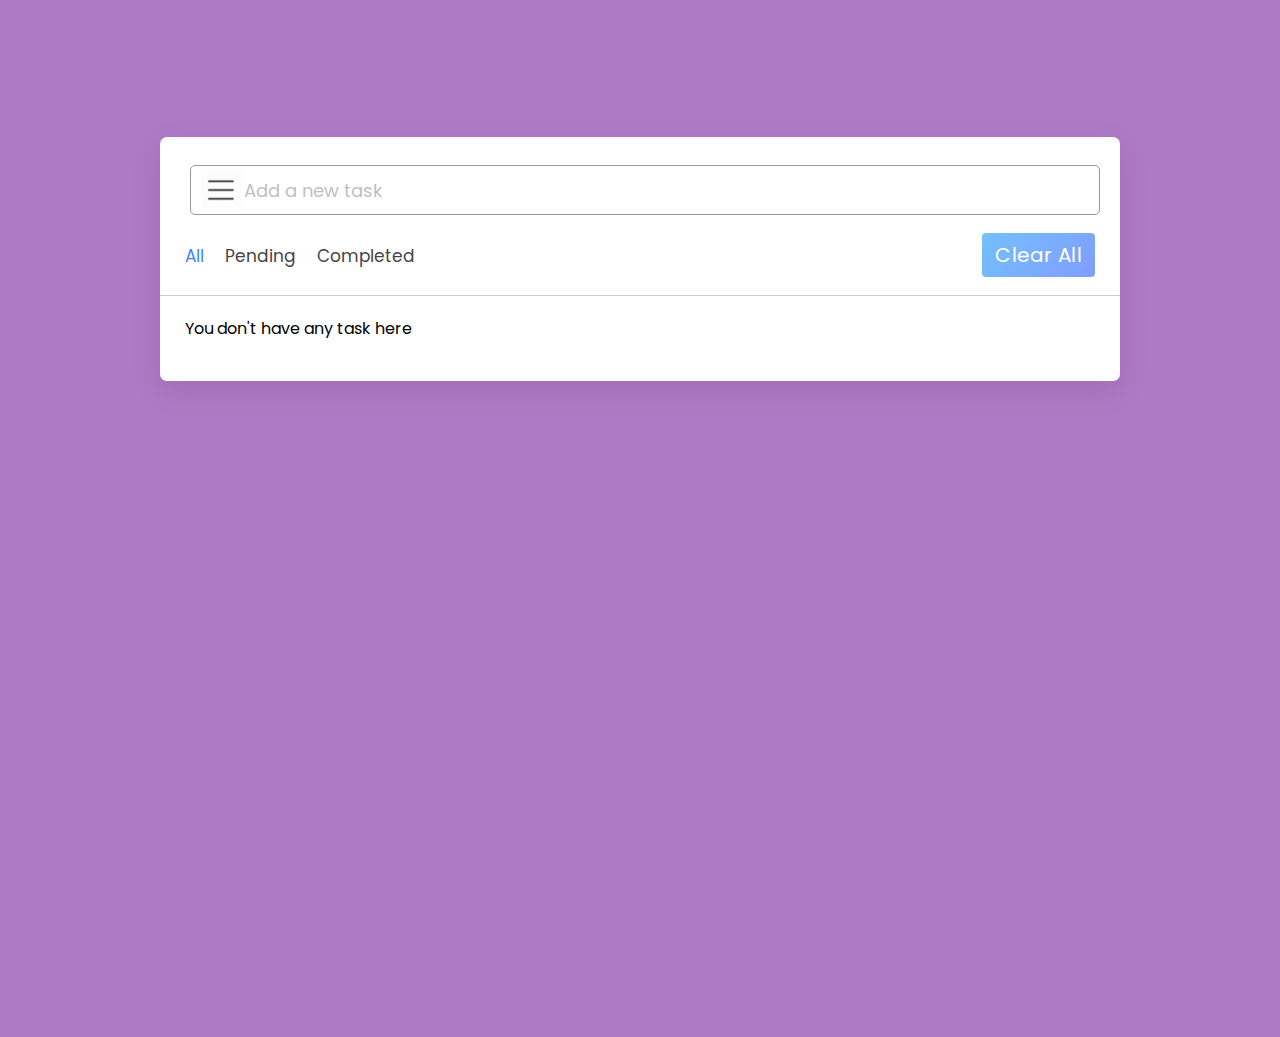
<file: Task 3/Todo app.html>
<!DOCTYPE html>
<html>
	<head>
	
		<meta charset = "utf-8"> 
		<meta name = "viewport" content = "width=device-width, initial-scale=1.0">
		
		<!-- Iconscout Link For Icons -->
		<link rel = "stylesheet" href = "https://unicons.iconscout.com/release/v4.0.0/css/line.css" />
		
		<title>Todo App</title>
		<link rel = "icon" href = "./Todo.png" />
		<link rel = "stylesheet" href = "./Todo_style.css" />
	</head>
	
	<body>
		<div class = "wrapper">
			<div class = "task-input">
				<img src = "./menu1.png" alt = "icon">
				<input type = "text" placeholder = "Add a new task">
			</div>
			<div class = "controls">
				<div class = "filters">
					<span class = "active" id = "all">All</span>
					<span id = "pending">Pending</span>
					<span id = "completed">Completed</span>
				</div>
				<button class = "clear-btn">Clear All</button>
			</div>
			<ul class = "task-box"></ul>
		</div>
		
		<script src = "./Todo_script.js"></script>
	</body>
</html>
</file>
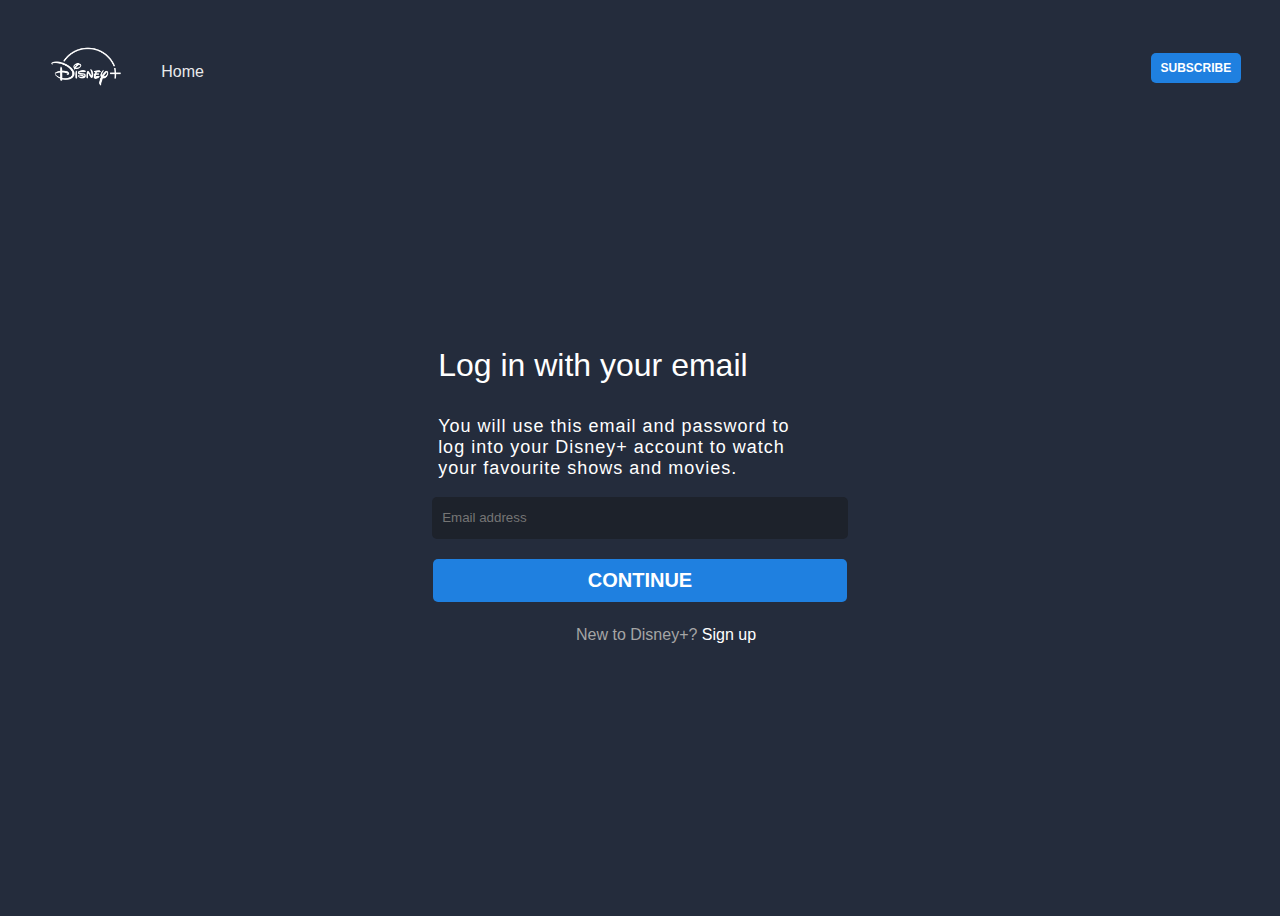
<file: Task 4/Hotstar-Clone/login.html>
<!DOCTYPE html>
<html lang = "en">
    <head>
        <meta charset="UTF-8" />
        <meta http-equiv="X-UA-Compatible" content="IE=edge" />
        <meta name="viewport" content="width=device-width, initial-scale=1.0" />
        <title>Disney+ Hotstar Clone</title>
        <link rel="stylesheet" href="login.css" />
        <script src="https://ajax.googleapis.com/ajax/libs/jquery/3.6.3/jquery.min.js"></script>
    </head>
    <body>
        <!-- navbar -->
        <nav class="navbar">
            <img src="images/logo.png" class="brand-logo" alt="" />
            <ul class="nav-links">
                <li class="nav-items" id = "home"><a href="#">Home</a></li>
            </ul>
            <div class="right-container">
                <button class="sub-btn">subscribe</button>
            </div>
        </nav>
        <div class = "login-section">
            <form class = "login-form">
                <p class = "login-heading"> Log in with your email </p>
                <p class = "login-text"> You will use this email and password to log into your Disney+ account 
                    to watch your favourite shows and movies.
                </p>
                <input type = "text" placeholder = "Email address" name = "email" class = "email-input">
                <button class = "cont-btn"> continue </button>
            </form>
            <div class="new-section">
                <p class = "new-text">New to Disney+? <a href = "#" id = "signup"> Sign up</a></p>
            </div>        
        </div>
        <script src = "login.js" async></script>
    </body>
</html>
</file>
<file: Task 3/Todo_style.css>
@import url('https://fonts.googleapis.com/css2?family=Poppins:wght@400;500;600;700&display=swap');

*{
	margin: 0;
	padding: 0;
	box-sizing: border-box;
	font-family: 'Poppins', sans-serif;
}

body{
	width: 100%;
	height: 100vh;
	overflow: hidden;
	background-color: rgb(175, 122, 197);
}

.selection{
	color: #fff;
	background: #3C87FF;
}

.wrapper{
	width: 75%;
	padding: 28px 0 30px;
	margin: 137px auto;
	background: #fff;
	border-radius: 7px;
	box-shadow: 0 10px 30px rgba(0,0,0,0.1);
}

.task-input{
	height: 50px;
	padding: 0 25px;
	position: relative;
}

.task-input img{
	top: 25px;
	height: 40px;
	position: absolute;
	transform: translate(17px, -50%);
}

.task-input input{
	height: 100%;
	width: 100%;
	outline: none;
	font-size: 18px;
	border-radius: 5px;
	padding: 0 20px 0 53px;
	border: 1px solid #999;
	margin-left: 5px;
}

.task-input input:focus,
.task-input input.active{
	padding-left: 52px;
	border: 2px solid #3C87FF;
}

.task-input input::placeholder{
	color: #bfbfbf;
}

.controls, li{
	display: flex;
	align-items: center;
	justify-content: space-between;
	
}

.controls{
	padding: 18px 25px;
	border-bottom: 1px solid #ccc;
	font-size: 20px;
}

.filters span{
	margin: 0 8px;
	font-size: 17px;
	color: #444444;
	cursor: pointer;
}

.filters span:first-child{
	margin-left: 0;
}

.filters span.active{
	color: #3C87FF;
}

.controls .clear-btn{
	border: none;
	opacity: 0.6;
	outline: none;
	color: #fff;
	cursor: pointer;
	font-size: 20px;
	padding: 7px 13px;
	border-radius: 4px;
	letter-spacing: 0.3px;
	pointer-events: none;
	transition: transform 0.25s ease;
	background: linear-gradient(135deg, #1798fb 0%, #2D5CFE 100%);
}

.clear-btn.active{
	opacity: 0.9;
	pointer-events: auto;
}

.clear-btn:active{
	transform: scale(0.93);
}

.task-box{
	margin-top: 20px;
	margin-right: 5px;
	padding: 0 20px 10px 25px;
}

.task-box.overflow{
	overflow-y: auto;
	max-height: 300px;
}

.task-box::-webkit-scrollbar{
	width: 5px;
}

.task-box::-webkit-scrollbar-track{
	background: #f1f1f1;
	border-radius: 25px;
}

.task-box::-webkit-scrollbar-thumb{
	background: #e6e6e6;
	border-radius: 25px;
}

.task-box .task{
	list-style: none;
	font-size: 17px;
	margin-bottom: 18px;
	padding-bottom: 16px;
	align-items: flex-start;
	border-bottom: 1px solid #ccc;
}

.task-box .task:last-child{
	margin-bottom: 0;
	border-bottom: 0;
	padding-bottom: 0;
}

.task-box .task label{
	display: flex;
	align-items: flex-start;
}

.task label input{
	margin-top: 7px;
	accent-color: #3C87FF;
}

.task label p{
	user-select: none;
	margin-left: 12px;
	word-wrap: break-word;
}

.task label p.checked{
	text-decoration: line-through;
}

.task-box .settings{
	position: relative;
}

.settings :where(i, li){
	cursor: pointer;
}

.settings .task-menu{
	z-index: 10;
	right: -5px;
	bottom: -65px;
	padding: 5px 0;
	background: #fff;
	position: absolute;
	border-radius: 4px;
	transform: scale(0);
	transform-origin: top right;
	box-shadow: 0 0 6px rgba(0,0,0,0.15);
	transition: transform 0.2s ease;
}

.task-box .task:last-child .task-menu{
	bottom: 0;
	transform-origin: bottom right;
}

.task-box .task:first-child .task-menu{
	bottom: -65px;
	transform-origin: top right;
}

.task-menu.show{
	transform: scale(1);
}

.task-menu li{
	height: 25px;
	font-size: 16px;
	margin-bottom: 2px;
	padding: 17px 15px;
	cursor: pointer;
	justify-content: flex-start;
}

.task-menu li:last-child{
	margin-bottom: 0;
}

.settings li:hover{
	background: #f5f5f5;
}

.settings li i{
	padding-right: 8px;
}

@media only screen and (max-width: 400px) {
	body{
		padding: 0 10px;
	}
	.wrapper {
		padding: 20px 0;
	}
	.filters span{
		margin: 0 5px;
	}
	.task-input{
		padding: 0 20px;
	}
	.controls{
		padding: 18px 20px;
	}
	.task-box{
		margin-top: 20px;
		margin-right: 5px;
		padding: 0 15px 10px 20px;
	}
	.task label input{
		margin-top: 4px;
	}
}
</file>
<file: Task 4/Hotstar-Clone/login.css>
body {
    background: #242c3c;
    font-family: roboto, sans-serif;
}
.navbar {
    width: 100%;
    height: 15%;
    position: fixed;
    top: 0;
    left: 0;
    padding: 0 4%;
    background: #242c3c;
    display: flex;
    align-items: center;
}

.brand-logo {
    height: 70px;
}

.nav-links {
    margin-top: 2%;
    display: flex;
    list-style: none;
}

.nav-items a {
    text-decoration: none;
    margin-left: px;
    text-transform: capitalize;
    color: #fff;
    opacity: 0.9;
}

.right-container {
    display: block;
    margin-right: 20px;
    margin-left: auto;

}

.sub-btn {
    background: #1f80e0;
    height: 30px;
    padding: 0 10px;
    color: #fff;
    border-radius: 5px;
    border: none;
    outline: none;
    text-transform: uppercase;
    font-weight: 700;
    font-size: 12px;
    margin: 0 70px;
}

.login-section {
    display: flex;
    justify-content: center;
    align-items: center;
    height: 100vh;
    padding-bottom: 0px;
    margin-bottom: 0px;
}

.cont-btn {
    display: flex;
    border: none;
    margin-left: auto;
    margin-right: auto;
    background: #1f80e0;
    padding: 10px;
    color: #fff;
    border-radius: 5px;
    text-transform: uppercase;
    font-weight: 700;
    font-size: 20px;
    justify-content: center;
    align-items: center;
    width: 41%;
}

.cont-btn:hover{
    background-color: #2a93fc;
}

input[type=text]{
    display: block;
    margin-right: auto;
    margin-left: auto;
    margin-bottom: 20px;
    width: 40%;
    height: 40px;
}

.login-heading, .login-text{
    font-family: Arial, Helvetica, sans-serif;
    color: white;
    padding-left: 30%;
    padding-right: 35%;
}

.login-text {
    font-size: large;
    letter-spacing: 1px;
    position: relative;
}

.login-heading {
    font-size: xx-large;
    position: relative;
}

.login_form{
    display: flex;
    flex-direction: column;
    align-items: center;
    justify-content: center;
}

.email-input {
    background-color: #1d222b;
    border: none;
    padding-left: 10px;
    font-family: Arial, Helvetica, sans-serif;
    color: #fff;
    border-radius: 5px;
}

.email-input:focus{
    outline: none;
    border-style: solid;
    border-width: 1px;
    border-color: #444a56;
}

.new-section{
    position: absolute;
    display: flex;
    bottom: 30%;
    color: rgb(165, 165, 165);
    margin-bottom: -30px;
    text-align: center;
    left: 45%;
}

.new-text a{
    color: white;
    text-decoration: none;
    font-style: bold;
}

.new-text a:hover{
    text-decoration: underline;
}
</file>
